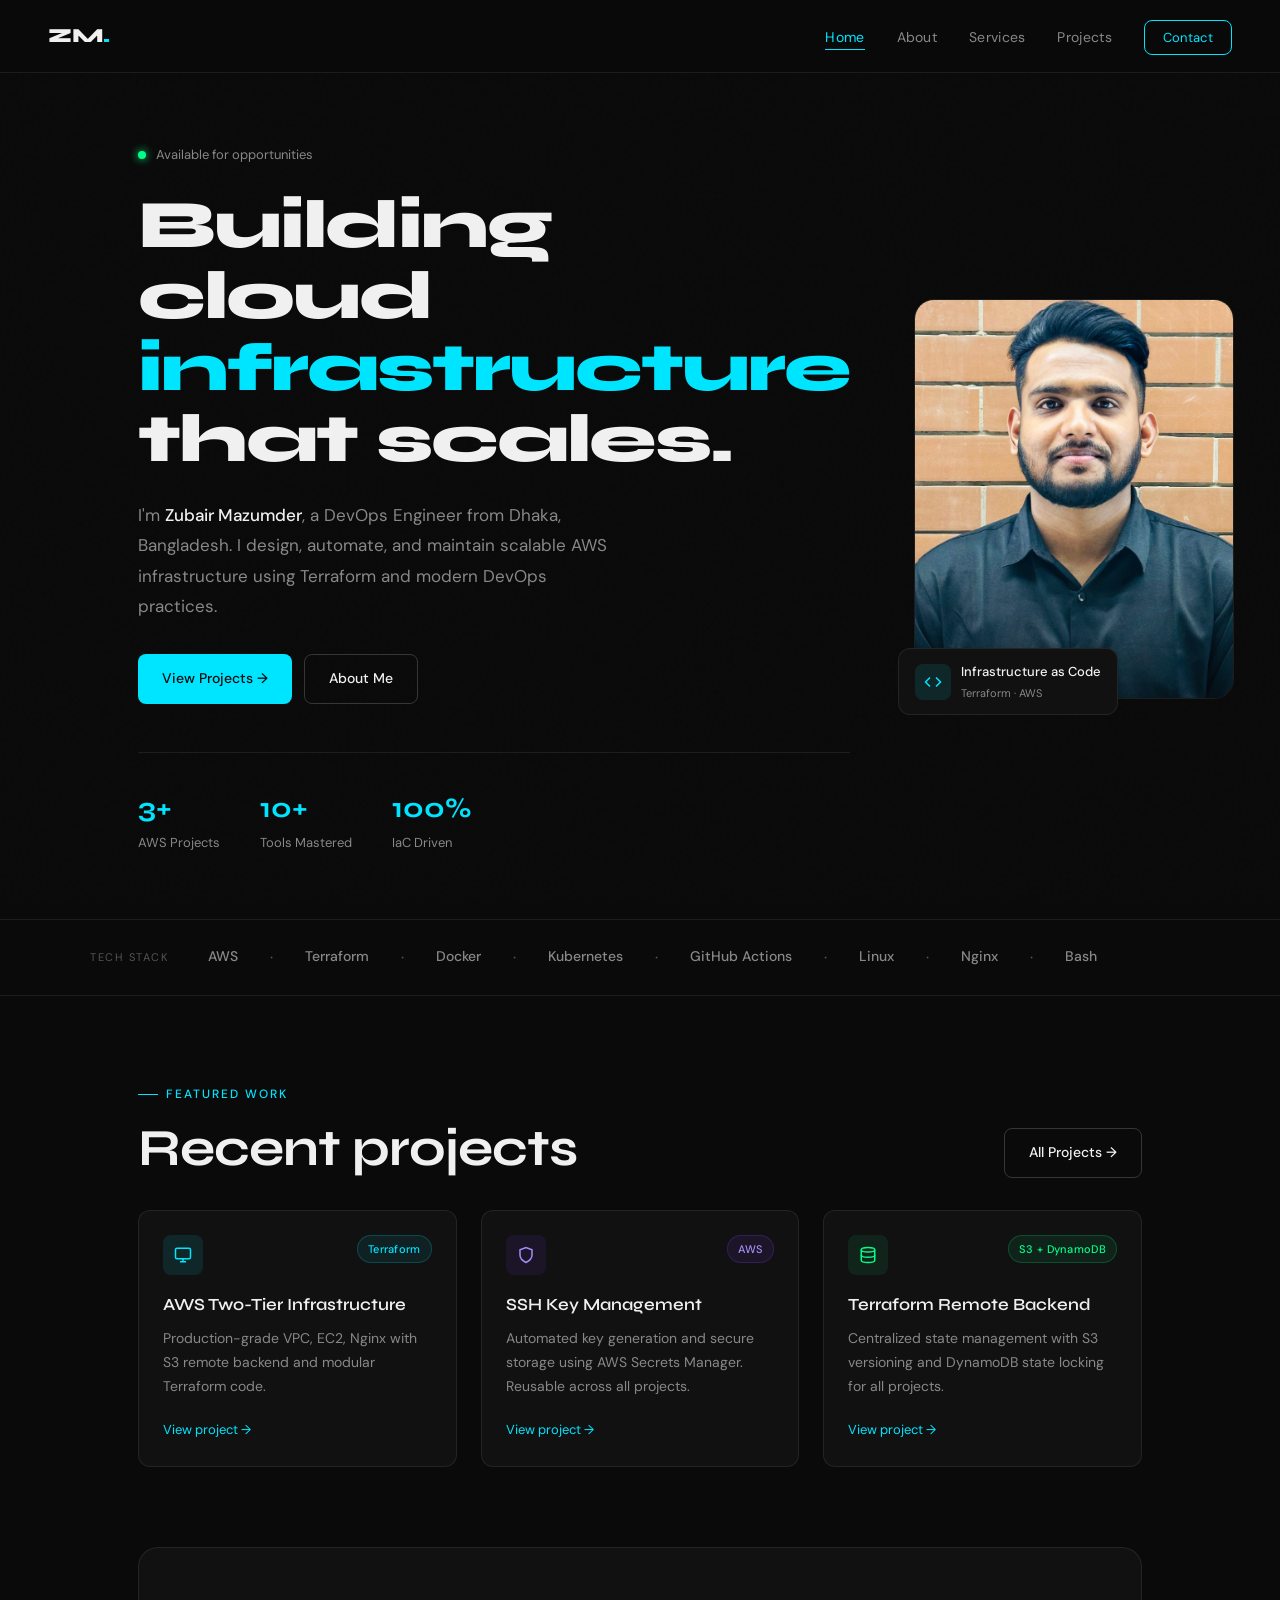
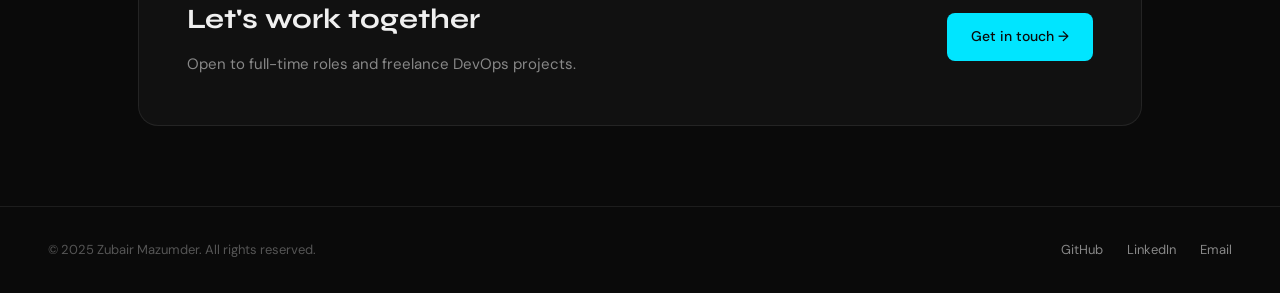
<file: website/index.html>
<!DOCTYPE html>
<html lang="en">
<head>
  <meta charset="UTF-8" />
  <meta name="viewport" content="width=device-width, initial-scale=1.0"/>
  <title>Zubair Mazumder — DevOps Engineer</title>
  <meta name="description" content="DevOps Engineer from Dhaka, Bangladesh. Specializing in AWS infrastructure, Terraform, and modern DevOps practices."/>
  <link rel="stylesheet" href="assets/css/style.css"/>
</head>
<body>

<!-- ── Navbar ── -->
<nav class="navbar">
  <a href="index.html" class="nav-logo">ZM<span>.</span></a>
  <ul class="nav-links">
    <li><a href="index.html" class="active">Home</a></li>
    <li><a href="about.html">About</a></li>
    <li><a href="services.html">Services</a></li>
    <li><a href="projects.html">Projects</a></li>
    <li><a href="contact.html" class="nav-cta">Contact</a></li>
  </ul>
  <button class="menu-toggle" aria-label="Toggle menu">
    <span></span><span></span><span></span>
  </button>
</nav>

<div class="page">

  <!-- ── Hero ── -->
  <section class="hero-section">

    <!-- Left content -->
    <div style="flex: 1;">
      <div style="display: flex; align-items: center; gap: 10px; margin-bottom: 1.5rem;" class="fade-up">
        <span class="status-dot"></span>
        <span style="font-size: 13px; color: var(--text-muted);">Available for opportunities</span>
      </div>

      <h1 class="fade-up delay-1" style="font-family: var(--font-display); font-size: clamp(40px, 6vw, 68px); font-weight: 800; line-height: 1.05; letter-spacing: -2px; margin-bottom: 1.5rem;">
        Building cloud<br/>
        <span style="color: var(--accent);">infrastructure</span><br/>
        that scales.
      </h1>

      <p class="fade-up delay-2" style="font-size: 17px; color: var(--text-muted); max-width: 480px; line-height: 1.8; margin-bottom: 2rem;">
        I'm <strong style="color: var(--text); font-weight: 500;">Zubair Mazumder</strong>, a DevOps Engineer from Dhaka, Bangladesh. I design, automate, and maintain scalable AWS infrastructure using Terraform and modern DevOps practices.
      </p>

      <div class="fade-up delay-3" style="display: flex; gap: 12px; flex-wrap: wrap; margin-bottom: 3rem;">
        <a href="projects.html" class="btn btn-primary">View Projects →</a>
        <a href="about.html" class="btn btn-outline">About Me</a>
      </div>

      <!-- Stats -->
      <div class="fade-up delay-4" style="display: flex; gap: 2.5rem; flex-wrap: wrap; padding-top: 2rem; border-top: 1px solid var(--border);">
        <div>
          <div style="font-family: var(--font-display); font-size: 28px; font-weight: 700; color: var(--accent);">3+</div>
          <div style="font-size: 13px; color: var(--text-muted);">AWS Projects</div>
        </div>
        <div>
          <div style="font-family: var(--font-display); font-size: 28px; font-weight: 700; color: var(--accent);">10+</div>
          <div style="font-size: 13px; color: var(--text-muted);">Tools Mastered</div>
        </div>
        <div>
          <div style="font-family: var(--font-display); font-size: 28px; font-weight: 700; color: var(--accent);">100%</div>
          <div style="font-size: 13px; color: var(--text-muted);">IaC Driven</div>
        </div>
      </div>
    </div>

    <!-- Right — profile photo -->
    <div class="fade-up delay-2 hero-photo" style="flex-shrink: 0; position: relative;">
      <div style="width: 320px; height: 400px; border-radius: 20px; overflow: hidden; border: 1px solid var(--border); position: relative;">
        <img src="assets/images/profile.jpg" alt="Zubair Mazumder" style="width: 100%; height: 100%; object-fit: cover; object-position: center top;"/>
        <div style="position: absolute; inset: 0; background: linear-gradient(to bottom, transparent 60%, rgba(10,10,10,0.5));"></div>
      </div>
      <!-- Floating badge -->
      <div style="position: absolute; bottom: -16px; left: -16px; background: var(--bg2); border: 1px solid var(--border); border-radius: var(--radius); padding: 12px 16px; display: flex; align-items: center; gap: 10px; backdrop-filter: blur(10px);">
        <div style="width: 36px; height: 36px; border-radius: 8px; background: rgba(0,229,255,0.1); display: flex; align-items: center; justify-content: center; flex-shrink: 0;">
          <svg width="18" height="18" viewBox="0 0 24 24" fill="none" stroke="var(--accent)" stroke-width="2"><polyline points="16 18 22 12 16 6"/><polyline points="8 6 2 12 8 18"/></svg>
        </div>
        <div>
          <div style="font-size: 13px; font-weight: 500;">Infrastructure as Code</div>
          <div style="font-size: 11px; color: var(--text-muted);">Terraform · AWS</div>
        </div>
      </div>
    </div>

  </section>

  <!-- ── Tech strip ── -->
  <div style="border-top: 1px solid var(--border); border-bottom: 1px solid var(--border); padding: 1.5rem 3rem; overflow: hidden;">
    <div style="display: flex; gap: 2.5rem; align-items: center; flex-wrap: wrap; max-width: 1100px; margin: 0 auto;">
      <span style="font-size: 11px; color: var(--text-dim); letter-spacing: 1.5px; text-transform: uppercase; white-space: nowrap; flex-shrink: 0;">Tech Stack</span>
      <div style="display: flex; gap: 2rem; flex-wrap: wrap; align-items: center;">
        <span style="font-size: 14px; color: var(--text-muted); font-weight: 500;">AWS</span>
        <span style="color: var(--text-dim);">·</span>
        <span style="font-size: 14px; color: var(--text-muted); font-weight: 500;">Terraform</span>
        <span style="color: var(--text-dim);">·</span>
        <span style="font-size: 14px; color: var(--text-muted); font-weight: 500;">Docker</span>
        <span style="color: var(--text-dim);">·</span>
        <span style="font-size: 14px; color: var(--text-muted); font-weight: 500;">Kubernetes</span>
        <span style="color: var(--text-dim);">·</span>
        <span style="font-size: 14px; color: var(--text-muted); font-weight: 500;">GitHub Actions</span>
        <span style="color: var(--text-dim);">·</span>
        <span style="font-size: 14px; color: var(--text-muted); font-weight: 500;">Linux</span>
        <span style="color: var(--text-dim);">·</span>
        <span style="font-size: 14px; color: var(--text-muted); font-weight: 500;">Nginx</span>
        <span style="color: var(--text-dim);">·</span>
        <span style="font-size: 14px; color: var(--text-muted); font-weight: 500;">Bash</span>
      </div>
    </div>
  </div>

  <!-- ── Featured projects preview ── -->
  <section class="section">
    <div class="section-tag fade-up">Featured Work</div>
    <div style="display: flex; justify-content: space-between; align-items: flex-end; margin-bottom: 2rem; flex-wrap: wrap; gap: 1rem;">
      <h2 class="section-title fade-up delay-1" style="margin-bottom: 0;">Recent projects</h2>
      <a href="projects.html" class="btn btn-outline fade-up delay-2">All Projects →</a>
    </div>

    <div class="grid-3">
      <div class="card fade-up delay-1">
        <div style="display: flex; justify-content: space-between; align-items: flex-start; margin-bottom: 1rem;">
          <div style="width: 40px; height: 40px; border-radius: 8px; background: rgba(0,229,255,0.1); display: flex; align-items: center; justify-content: center; flex-shrink: 0;">
            <svg width="18" height="18" viewBox="0 0 24 24" fill="none" stroke="var(--accent)" stroke-width="2"><rect x="2" y="3" width="20" height="14" rx="2"/><path d="M8 21h8M12 17v4"/></svg>
          </div>
          <span class="tag">Terraform</span>
        </div>
        <h3 style="font-family: var(--font-display); font-size: 17px; font-weight: 600; margin-bottom: 8px;">AWS Two-Tier Infrastructure</h3>
        <p style="font-size: 14px; color: var(--text-muted); line-height: 1.7; margin-bottom: 1rem;">Production-grade VPC, EC2, Nginx with S3 remote backend and modular Terraform code.</p>
        <a href="projects.html" style="font-size: 13px; color: var(--accent); text-decoration: none;">View project →</a>
      </div>

      <div class="card fade-up delay-2">
        <div style="display: flex; justify-content: space-between; align-items: flex-start; margin-bottom: 1rem;">
          <div style="width: 40px; height: 40px; border-radius: 8px; background: rgba(124,58,237,0.1); display: flex; align-items: center; justify-content: center; flex-shrink: 0;">
            <svg width="18" height="18" viewBox="0 0 24 24" fill="none" stroke="#a78bfa" stroke-width="2"><path d="M12 22s8-4 8-10V5l-8-3-8 3v7c0 6 8 10 8 10z"/></svg>
          </div>
          <span class="tag tag-purple">AWS</span>
        </div>
        <h3 style="font-family: var(--font-display); font-size: 17px; font-weight: 600; margin-bottom: 8px;">SSH Key Management</h3>
        <p style="font-size: 14px; color: var(--text-muted); line-height: 1.7; margin-bottom: 1rem;">Automated key generation and secure storage using AWS Secrets Manager. Reusable across all projects.</p>
        <a href="projects.html" style="font-size: 13px; color: var(--accent); text-decoration: none;">View project →</a>
      </div>

      <div class="card fade-up delay-3">
        <div style="display: flex; justify-content: space-between; align-items: flex-start; margin-bottom: 1rem;">
          <div style="width: 40px; height: 40px; border-radius: 8px; background: rgba(0,255,136,0.08); display: flex; align-items: center; justify-content: center; flex-shrink: 0;">
            <svg width="18" height="18" viewBox="0 0 24 24" fill="none" stroke="var(--green)" stroke-width="2"><ellipse cx="12" cy="5" rx="9" ry="3"/><path d="M21 12c0 1.66-4 3-9 3s-9-1.34-9-3"/><path d="M3 5v14c0 1.66 4 3 9 3s9-1.34 9-3V5"/></svg>
          </div>
          <span class="tag tag-green">S3 + DynamoDB</span>
        </div>
        <h3 style="font-family: var(--font-display); font-size: 17px; font-weight: 600; margin-bottom: 8px;">Terraform Remote Backend</h3>
        <p style="font-size: 14px; color: var(--text-muted); line-height: 1.7; margin-bottom: 1rem;">Centralized state management with S3 versioning and DynamoDB state locking for all projects.</p>
        <a href="projects.html" style="font-size: 13px; color: var(--accent); text-decoration: none;">View project →</a>
      </div>
    </div>
  </section>

  <!-- ── CTA ── -->
  <section style="padding: 0 3rem 5rem; max-width: 1100px; margin: 0 auto;">
    <div class="fade-up" style="background: var(--bg2); border: 1px solid var(--border); border-radius: var(--radius-lg); padding: 3rem; display: flex; align-items: center; justify-content: space-between; gap: 2rem; flex-wrap: wrap;">
      <div>
        <h2 style="font-family: var(--font-display); font-size: 28px; font-weight: 700; margin-bottom: 8px;">Let's work together</h2>
        <p style="font-size: 15px; color: var(--text-muted);">Open to full-time roles and freelance DevOps projects.</p>
      </div>
      <a href="contact.html" class="btn btn-primary">Get in touch →</a>
    </div>
  </section>

  <!-- ── Footer ── -->
  <footer>
    <p>© 2025 Zubair Mazumder. All rights reserved.</p>
    <div style="display: flex; gap: 1.5rem;">
      <a href="https://github.com/Zubair-624" target="_blank" rel="noopener">GitHub</a>
      <a href="https://www.linkedin.com/in/zubairmazumder/" target="_blank" rel="noopener">LinkedIn</a>
      <a href="mailto:zubairmazumder624@gmail.com">Email</a>
    </div>
  </footer>
</div>

<script src="assets/js/main.js"></script>
</body>
</html>
</file>
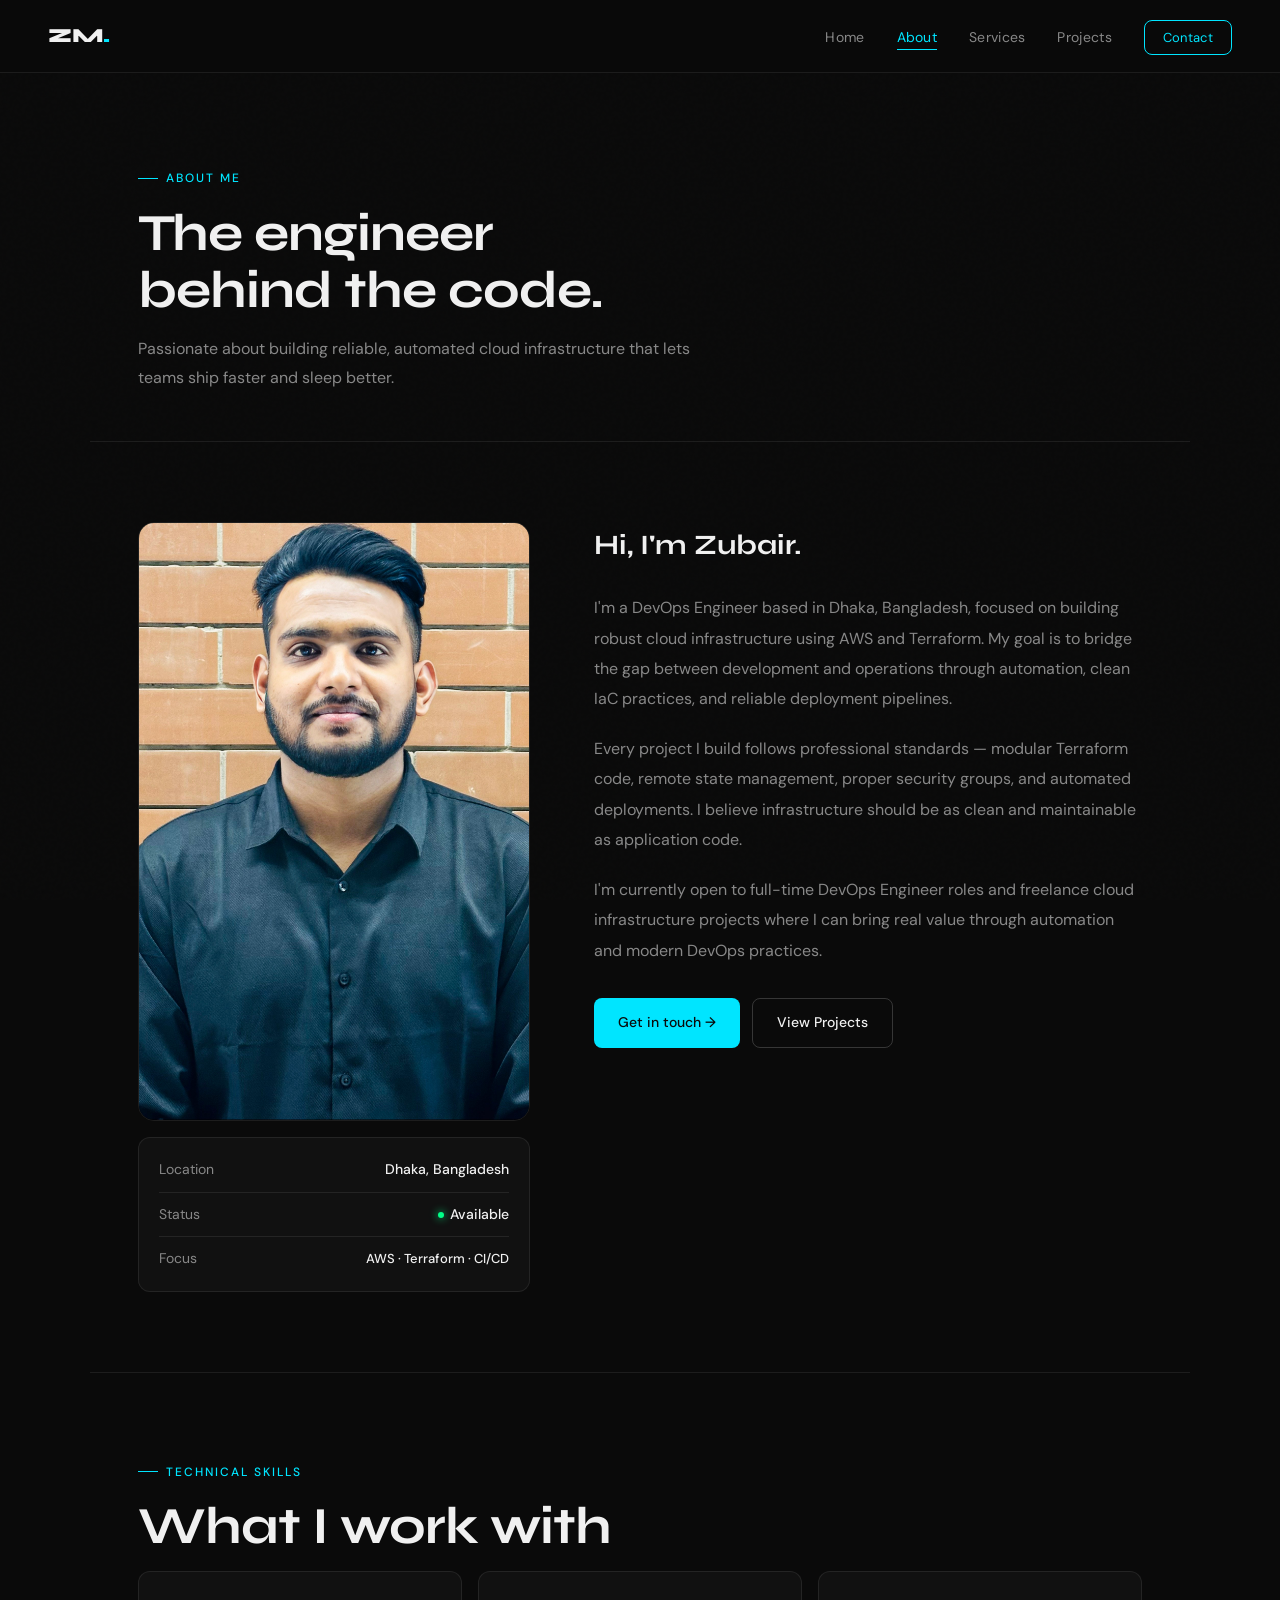
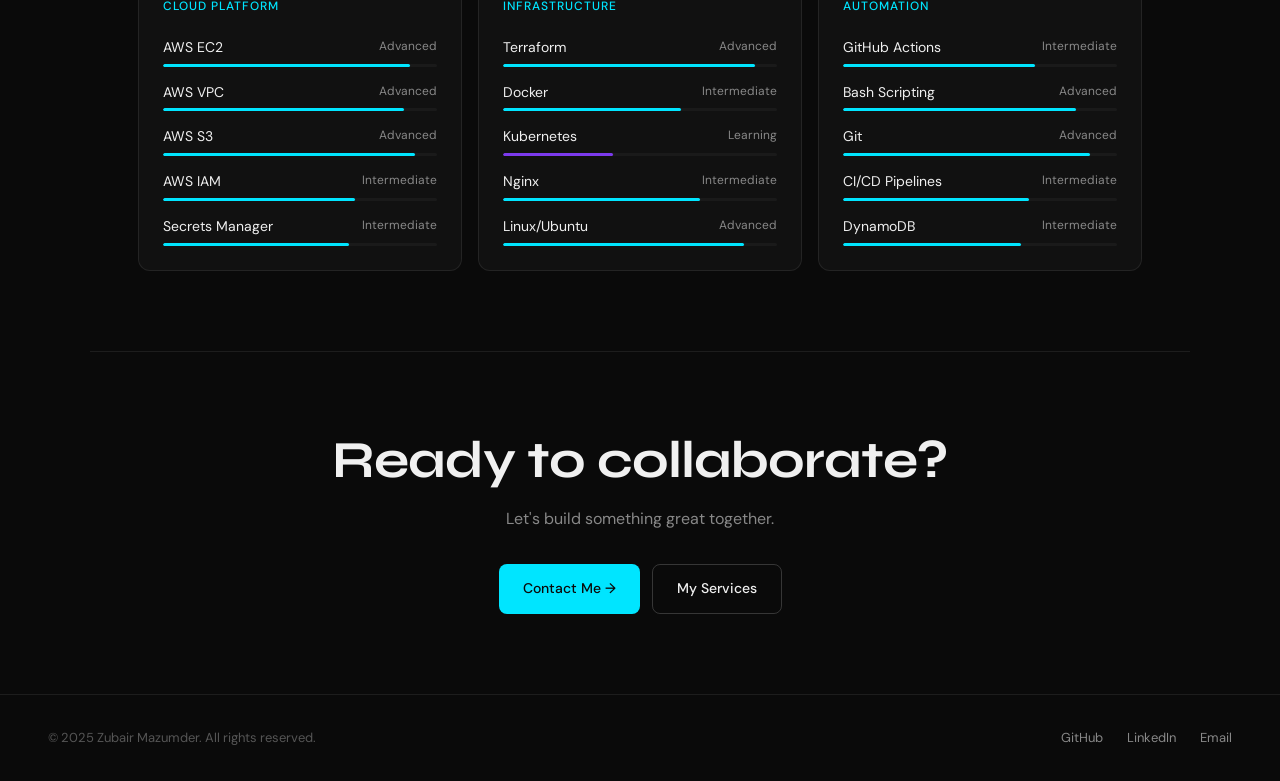
<file: website/about.html>
<!DOCTYPE html>
<html lang="en">
<head>
  <meta charset="UTF-8" />
  <meta name="viewport" content="width=device-width, initial-scale=1.0"/>
  <title>About — Zubair Mazumder</title>
  <meta name="description" content="Learn about Zubair Mazumder, a DevOps Engineer from Dhaka, Bangladesh specializing in AWS and Terraform."/>
  <link rel="stylesheet" href="assets/css/style.css"/>
</head>
<body>

<nav class="navbar">
  <a href="index.html" class="nav-logo">ZM<span>.</span></a>
  <ul class="nav-links">
    <li><a href="index.html">Home</a></li>
    <li><a href="about.html" class="active">About</a></li>
    <li><a href="services.html">Services</a></li>
    <li><a href="projects.html">Projects</a></li>
    <li><a href="contact.html" class="nav-cta">Contact</a></li>
  </ul>
  <button class="menu-toggle" aria-label="Toggle menu">
    <span></span><span></span><span></span>
  </button>
</nav>

<div class="page">

  <!-- ── Hero ── -->
  <section class="section" style="padding-bottom: 0;">
    <div class="section-tag fade-up">About Me</div>
    <h1 class="section-title fade-up delay-1">The engineer<br/>behind the code.</h1>
    <p class="section-sub fade-up delay-2">Passionate about building reliable, automated cloud infrastructure that lets teams ship faster and sleep better.</p>
  </section>

  <div class="divider" style="max-width: 1100px; margin: 0 auto;"></div>

  <!-- ── Profile section ── -->
  <section class="section">
    <div style="display: grid; grid-template-columns: 1fr 1.4fr; gap: 4rem; align-items: start;">

      <!-- Photo -->
      <div class="fade-up" style="position: relative;">
        <div style="border-radius: 16px; overflow: hidden; border: 1px solid var(--border);">
          <img src="assets/images/profile.jpg" alt="Zubair Mazumder" style="width: 100%; display: block; object-fit: cover; object-position: center top;"/>
        </div>
        <!-- Info card -->
        <div style="margin-top: 1rem; background: var(--bg2); border: 1px solid var(--border); border-radius: var(--radius); padding: 1.25rem;">
          <div style="display: flex; flex-direction: column; gap: 10px;">
            <div style="display: flex; justify-content: space-between; font-size: 14px; align-items: center;">
              <span style="color: var(--text-muted);">Location</span>
              <span style="font-weight: 500;">Dhaka, Bangladesh</span>
            </div>
            <div style="height: 1px; background: var(--border);"></div>
            <div style="display: flex; justify-content: space-between; font-size: 14px; align-items: center;">
              <span style="color: var(--text-muted);">Status</span>
              <span style="display: flex; align-items: center; gap: 6px; font-weight: 500;"><span class="status-dot" style="width: 6px; height: 6px;"></span> Available</span>
            </div>
            <div style="height: 1px; background: var(--border);"></div>
            <div style="display: flex; justify-content: space-between; font-size: 14px; align-items: center;">
              <span style="color: var(--text-muted);">Focus</span>
              <span style="font-weight: 500; font-size: 13px;">AWS · Terraform · CI/CD</span>
            </div>
          </div>
        </div>
      </div>

      <!-- Content -->
      <div class="fade-up delay-2">
        <h2 style="font-family: var(--font-display); font-size: 28px; font-weight: 700; margin-bottom: 1.5rem;">Hi, I'm Zubair.</h2>

        <p style="font-size: 16px; color: var(--text-muted); line-height: 1.9; margin-bottom: 1.2rem;">
          I'm a DevOps Engineer based in Dhaka, Bangladesh, focused on building robust cloud infrastructure using AWS and Terraform. My goal is to bridge the gap between development and operations through automation, clean IaC practices, and reliable deployment pipelines.
        </p>

        <p style="font-size: 16px; color: var(--text-muted); line-height: 1.9; margin-bottom: 1.2rem;">
          Every project I build follows professional standards — modular Terraform code, remote state management, proper security groups, and automated deployments. I believe infrastructure should be as clean and maintainable as application code.
        </p>

        <p style="font-size: 16px; color: var(--text-muted); line-height: 1.9; margin-bottom: 2rem;">
          I'm currently open to full-time DevOps Engineer roles and freelance cloud infrastructure projects where I can bring real value through automation and modern DevOps practices.
        </p>

        <div style="display: flex; gap: 12px; flex-wrap: wrap;">
          <a href="contact.html" class="btn btn-primary">Get in touch →</a>
          <a href="projects.html" class="btn btn-outline">View Projects</a>
        </div>
      </div>
    </div>
  </section>

  <div class="divider" style="max-width: 1100px; margin: 0 auto;"></div>

  <!-- ── Skills ── -->
  <section class="section skills-grid">
    <div class="section-tag fade-up">Technical Skills</div>
    <h2 class="section-title fade-up delay-1">What I work with</h2>

    <div style="display: grid; grid-template-columns: repeat(3, 1fr); gap: 1rem;">

      <div class="card fade-up delay-1">
        <div style="font-size: 12px; color: var(--accent); letter-spacing: 1px; text-transform: uppercase; margin-bottom: 1.2rem; font-weight: 500;">Cloud Platform</div>
        <div style="display: flex; flex-direction: column; gap: 14px;">
          <div>
            <div style="display: flex; justify-content: space-between; font-size: 14px; margin-bottom: 4px;">
              <span>AWS EC2</span><span style="color: var(--text-muted); font-size: 12px;">Advanced</span>
            </div>
            <div class="skill-bar"><div class="skill-bar-fill" data-width="90%" style="width: 0;"></div></div>
          </div>
          <div>
            <div style="display: flex; justify-content: space-between; font-size: 14px; margin-bottom: 4px;">
              <span>AWS VPC</span><span style="color: var(--text-muted); font-size: 12px;">Advanced</span>
            </div>
            <div class="skill-bar"><div class="skill-bar-fill" data-width="88%" style="width: 0;"></div></div>
          </div>
          <div>
            <div style="display: flex; justify-content: space-between; font-size: 14px; margin-bottom: 4px;">
              <span>AWS S3</span><span style="color: var(--text-muted); font-size: 12px;">Advanced</span>
            </div>
            <div class="skill-bar"><div class="skill-bar-fill" data-width="92%" style="width: 0;"></div></div>
          </div>
          <div>
            <div style="display: flex; justify-content: space-between; font-size: 14px; margin-bottom: 4px;">
              <span>AWS IAM</span><span style="color: var(--text-muted); font-size: 12px;">Intermediate</span>
            </div>
            <div class="skill-bar"><div class="skill-bar-fill" data-width="70%" style="width: 0;"></div></div>
          </div>
          <div>
            <div style="display: flex; justify-content: space-between; font-size: 14px; margin-bottom: 4px;">
              <span>Secrets Manager</span><span style="color: var(--text-muted); font-size: 12px;">Intermediate</span>
            </div>
            <div class="skill-bar"><div class="skill-bar-fill" data-width="68%" style="width: 0;"></div></div>
          </div>
        </div>
      </div>

      <div class="card fade-up delay-2">
        <div style="font-size: 12px; color: var(--accent); letter-spacing: 1px; text-transform: uppercase; margin-bottom: 1.2rem; font-weight: 500;">Infrastructure</div>
        <div style="display: flex; flex-direction: column; gap: 14px;">
          <div>
            <div style="display: flex; justify-content: space-between; font-size: 14px; margin-bottom: 4px;">
              <span>Terraform</span><span style="color: var(--text-muted); font-size: 12px;">Advanced</span>
            </div>
            <div class="skill-bar"><div class="skill-bar-fill" data-width="92%" style="width: 0;"></div></div>
          </div>
          <div>
            <div style="display: flex; justify-content: space-between; font-size: 14px; margin-bottom: 4px;">
              <span>Docker</span><span style="color: var(--text-muted); font-size: 12px;">Intermediate</span>
            </div>
            <div class="skill-bar"><div class="skill-bar-fill" data-width="65%" style="width: 0;"></div></div>
          </div>
          <div>
            <div style="display: flex; justify-content: space-between; font-size: 14px; margin-bottom: 4px;">
              <span>Kubernetes</span><span style="color: var(--text-muted); font-size: 12px;">Learning</span>
            </div>
            <div class="skill-bar"><div class="skill-bar-fill" data-width="40%" style="width: 0; background: var(--accent2);"></div></div>
          </div>
          <div>
            <div style="display: flex; justify-content: space-between; font-size: 14px; margin-bottom: 4px;">
              <span>Nginx</span><span style="color: var(--text-muted); font-size: 12px;">Intermediate</span>
            </div>
            <div class="skill-bar"><div class="skill-bar-fill" data-width="72%" style="width: 0;"></div></div>
          </div>
          <div>
            <div style="display: flex; justify-content: space-between; font-size: 14px; margin-bottom: 4px;">
              <span>Linux/Ubuntu</span><span style="color: var(--text-muted); font-size: 12px;">Advanced</span>
            </div>
            <div class="skill-bar"><div class="skill-bar-fill" data-width="88%" style="width: 0;"></div></div>
          </div>
        </div>
      </div>

      <div class="card fade-up delay-3">
        <div style="font-size: 12px; color: var(--accent); letter-spacing: 1px; text-transform: uppercase; margin-bottom: 1.2rem; font-weight: 500;">Automation</div>
        <div style="display: flex; flex-direction: column; gap: 14px;">
          <div>
            <div style="display: flex; justify-content: space-between; font-size: 14px; margin-bottom: 4px;">
              <span>GitHub Actions</span><span style="color: var(--text-muted); font-size: 12px;">Intermediate</span>
            </div>
            <div class="skill-bar"><div class="skill-bar-fill" data-width="70%" style="width: 0;"></div></div>
          </div>
          <div>
            <div style="display: flex; justify-content: space-between; font-size: 14px; margin-bottom: 4px;">
              <span>Bash Scripting</span><span style="color: var(--text-muted); font-size: 12px;">Advanced</span>
            </div>
            <div class="skill-bar"><div class="skill-bar-fill" data-width="85%" style="width: 0;"></div></div>
          </div>
          <div>
            <div style="display: flex; justify-content: space-between; font-size: 14px; margin-bottom: 4px;">
              <span>Git</span><span style="color: var(--text-muted); font-size: 12px;">Advanced</span>
            </div>
            <div class="skill-bar"><div class="skill-bar-fill" data-width="90%" style="width: 0;"></div></div>
          </div>
          <div>
            <div style="display: flex; justify-content: space-between; font-size: 14px; margin-bottom: 4px;">
              <span>CI/CD Pipelines</span><span style="color: var(--text-muted); font-size: 12px;">Intermediate</span>
            </div>
            <div class="skill-bar"><div class="skill-bar-fill" data-width="68%" style="width: 0;"></div></div>
          </div>
          <div>
            <div style="display: flex; justify-content: space-between; font-size: 14px; margin-bottom: 4px;">
              <span>DynamoDB</span><span style="color: var(--text-muted); font-size: 12px;">Intermediate</span>
            </div>
            <div class="skill-bar"><div class="skill-bar-fill" data-width="65%" style="width: 0;"></div></div>
          </div>
        </div>
      </div>
    </div>
  </section>

  <div class="divider" style="max-width: 1100px; margin: 0 auto;"></div>

  <!-- ── CTA ── -->
  <section class="section" style="text-align: center;">
    <h2 class="section-title fade-up" style="margin-bottom: 1rem;">Ready to collaborate?</h2>
    <p class="fade-up delay-1" style="color: var(--text-muted); margin-bottom: 2rem;">Let's build something great together.</p>
    <div class="fade-up delay-2" style="display: flex; gap: 12px; justify-content: center; flex-wrap: wrap;">
      <a href="contact.html" class="btn btn-primary">Contact Me →</a>
      <a href="services.html" class="btn btn-outline">My Services</a>
    </div>
  </section>

  <footer>
    <p>© 2025 Zubair Mazumder. All rights reserved.</p>
    <div style="display: flex; gap: 1.5rem;">
      <a href="https://github.com/Zubair-624" target="_blank" rel="noopener">GitHub</a>
      <a href="https://www.linkedin.com/in/zubairmazumder/" target="_blank" rel="noopener">LinkedIn</a>
      <a href="mailto:zubairmazumder624@gmail.com">Email</a>
    </div>
  </footer>
</div>

<script src="assets/js/main.js"></script>
</body>
</html>
</file>
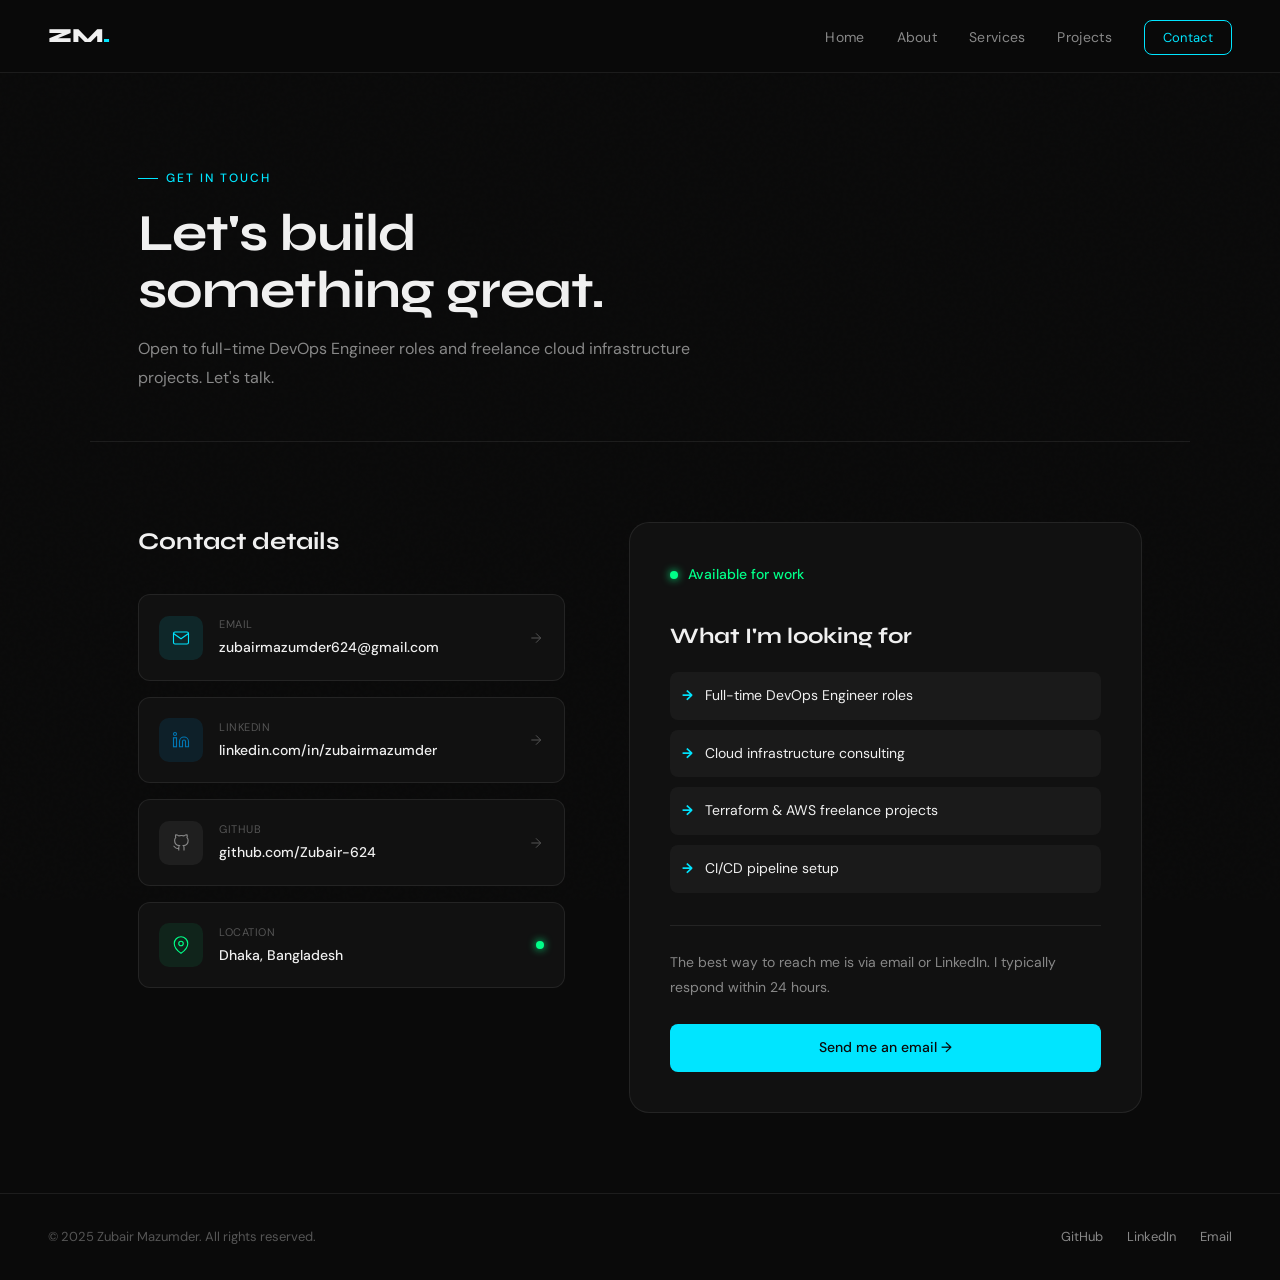
<file: website/contact.html>
<!DOCTYPE html>
<html lang="en">
<head>
  <meta charset="UTF-8" />
  <meta name="viewport" content="width=device-width, initial-scale=1.0"/>
  <title>Contact — Zubair Mazumder</title>
  <meta name="description" content="Get in touch with Zubair Mazumder — DevOps Engineer available for full-time roles and freelance cloud infrastructure projects."/>
  <link rel="stylesheet" href="assets/css/style.css"/>
</head>
<body>

<nav class="navbar">
  <a href="index.html" class="nav-logo">ZM<span>.</span></a>
  <ul class="nav-links">
    <li><a href="index.html">Home</a></li>
    <li><a href="about.html">About</a></li>
    <li><a href="services.html">Services</a></li>
    <li><a href="projects.html">Projects</a></li>
    <li><a href="contact.html" class="active nav-cta">Contact</a></li>
  </ul>
  <button class="menu-toggle" aria-label="Toggle menu">
    <span></span><span></span><span></span>
  </button>
</nav>

<div class="page">

  <!-- ── Header ── -->
  <section class="section" style="padding-bottom: 0;">
    <div class="section-tag fade-up">Get In Touch</div>
    <h1 class="section-title fade-up delay-1">Let's build<br/>something great.</h1>
    <p class="section-sub fade-up delay-2">Open to full-time DevOps Engineer roles and freelance cloud infrastructure projects. Let's talk.</p>
  </section>

  <div class="divider" style="max-width: 1100px; margin: 0 auto;"></div>

  <!-- ── Contact content ── -->
  <section class="section">
    <div style="display: grid; grid-template-columns: 1fr 1.2fr; gap: 4rem; align-items: start;">

      <!-- Left — contact info -->
      <div>
        <h2 class="fade-up" style="font-family: var(--font-display); font-size: 24px; font-weight: 700; margin-bottom: 2rem;">Contact details</h2>

        <div style="display: flex; flex-direction: column; gap: 1rem;">

          <a href="mailto:zubairmazumder624@gmail.com" class="card fade-up delay-1" style="display: flex; align-items: center; gap: 1rem; text-decoration: none; padding: 1.25rem;">
            <div style="width: 44px; height: 44px; border-radius: 10px; background: rgba(0,229,255,0.1); display: flex; align-items: center; justify-content: center; flex-shrink: 0;">
              <svg width="18" height="18" viewBox="0 0 24 24" fill="none" stroke="var(--accent)" stroke-width="1.5"><path d="M4 4h16c1.1 0 2 .9 2 2v12c0 1.1-.9 2-2 2H4c-1.1 0-2-.9-2-2V6c0-1.1.9-2 2-2z"/><polyline points="22,6 12,13 2,6"/></svg>
            </div>
            <div style="flex: 1; min-width: 0;">
              <div style="font-size: 11px; color: var(--text-dim); letter-spacing: 0.5px; text-transform: uppercase; margin-bottom: 2px;">Email</div>
              <div style="font-size: 14px; font-weight: 500; color: var(--text); overflow: hidden; text-overflow: ellipsis; white-space: nowrap;">zubairmazumder624@gmail.com</div>
            </div>
            <svg style="color: var(--text-dim); flex-shrink: 0;" width="16" height="16" viewBox="0 0 24 24" fill="none" stroke="currentColor" stroke-width="1.5"><path d="M5 12h14M12 5l7 7-7 7"/></svg>
          </a>

          <a href="https://www.linkedin.com/in/zubairmazumder/" target="_blank" rel="noopener" class="card fade-up delay-2" style="display: flex; align-items: center; gap: 1rem; text-decoration: none; padding: 1.25rem;">
            <div style="width: 44px; height: 44px; border-radius: 10px; background: rgba(0,119,181,0.15); display: flex; align-items: center; justify-content: center; flex-shrink: 0;">
              <svg width="18" height="18" viewBox="0 0 24 24" fill="none" stroke="#0077b5" stroke-width="1.5"><path d="M16 8a6 6 0 0 1 6 6v7h-4v-7a2 2 0 0 0-2-2 2 2 0 0 0-2 2v7h-4v-7a6 6 0 0 1 6-6z"/><rect x="2" y="9" width="4" height="12"/><circle cx="4" cy="4" r="2"/></svg>
            </div>
            <div style="flex: 1;">
              <div style="font-size: 11px; color: var(--text-dim); letter-spacing: 0.5px; text-transform: uppercase; margin-bottom: 2px;">LinkedIn</div>
              <div style="font-size: 14px; font-weight: 500; color: var(--text);">linkedin.com/in/zubairmazumder</div>
            </div>
            <svg style="color: var(--text-dim); flex-shrink: 0;" width="16" height="16" viewBox="0 0 24 24" fill="none" stroke="currentColor" stroke-width="1.5"><path d="M5 12h14M12 5l7 7-7 7"/></svg>
          </a>

          <a href="https://github.com/Zubair-624" target="_blank" rel="noopener" class="card fade-up delay-3" style="display: flex; align-items: center; gap: 1rem; text-decoration: none; padding: 1.25rem;">
            <div style="width: 44px; height: 44px; border-radius: 10px; background: rgba(255,255,255,0.06); display: flex; align-items: center; justify-content: center; flex-shrink: 0;">
              <svg width="18" height="18" viewBox="0 0 24 24" fill="none" stroke="var(--text-muted)" stroke-width="1.5"><path d="M9 19c-5 1.5-5-2.5-7-3m14 6v-3.87a3.37 3.37 0 0 0-.94-2.61c3.14-.35 6.44-1.54 6.44-7A5.44 5.44 0 0 0 20 4.77 5.07 5.07 0 0 0 19.91 1S18.73.65 16 2.48a13.38 13.38 0 0 0-7 0C6.27.65 5.09 1 5.09 1A5.07 5.07 0 0 0 5 4.77a5.44 5.44 0 0 0-1.5 3.78c0 5.42 3.3 6.61 6.44 7A3.37 3.37 0 0 0 9 18.13V22"/></svg>
            </div>
            <div style="flex: 1;">
              <div style="font-size: 11px; color: var(--text-dim); letter-spacing: 0.5px; text-transform: uppercase; margin-bottom: 2px;">GitHub</div>
              <div style="font-size: 14px; font-weight: 500; color: var(--text);">github.com/Zubair-624</div>
            </div>
            <svg style="color: var(--text-dim); flex-shrink: 0;" width="16" height="16" viewBox="0 0 24 24" fill="none" stroke="currentColor" stroke-width="1.5"><path d="M5 12h14M12 5l7 7-7 7"/></svg>
          </a>

          <div class="card fade-up delay-4" style="display: flex; align-items: center; gap: 1rem; padding: 1.25rem;">
            <div style="width: 44px; height: 44px; border-radius: 10px; background: rgba(0,255,136,0.08); display: flex; align-items: center; justify-content: center; flex-shrink: 0;">
              <svg width="18" height="18" viewBox="0 0 24 24" fill="none" stroke="var(--green)" stroke-width="1.5"><path d="M21 10c0 7-9 13-9 13s-9-6-9-13a9 9 0 0 1 18 0z"/><circle cx="12" cy="10" r="3"/></svg>
            </div>
            <div style="flex: 1;">
              <div style="font-size: 11px; color: var(--text-dim); letter-spacing: 0.5px; text-transform: uppercase; margin-bottom: 2px;">Location</div>
              <div style="font-size: 14px; font-weight: 500; color: var(--text);">Dhaka, Bangladesh</div>
            </div>
            <span class="status-dot"></span>
          </div>

        </div>
      </div>

      <!-- Right — availability card -->
      <div class="fade-up delay-2">
        <div style="background: var(--bg2); border: 1px solid var(--border); border-radius: var(--radius-lg); padding: 2.5rem;">
          <div style="display: flex; align-items: center; gap: 10px; margin-bottom: 2rem;">
            <span class="status-dot"></span>
            <span style="font-size: 14px; font-weight: 500; color: var(--green);">Available for work</span>
          </div>

          <h3 style="font-family: var(--font-display); font-size: 22px; font-weight: 700; margin-bottom: 1rem;">What I'm looking for</h3>

          <div style="display: flex; flex-direction: column; gap: 10px; margin-bottom: 2rem;">
            <div style="display: flex; align-items: center; gap: 12px; font-size: 14px; padding: 12px; background: var(--bg3); border-radius: var(--radius-sm);">
              <span style="color: var(--accent); font-weight: 700; flex-shrink: 0;">→</span>
              <span>Full-time DevOps Engineer roles</span>
            </div>
            <div style="display: flex; align-items: center; gap: 12px; font-size: 14px; padding: 12px; background: var(--bg3); border-radius: var(--radius-sm);">
              <span style="color: var(--accent); font-weight: 700; flex-shrink: 0;">→</span>
              <span>Cloud infrastructure consulting</span>
            </div>
            <div style="display: flex; align-items: center; gap: 12px; font-size: 14px; padding: 12px; background: var(--bg3); border-radius: var(--radius-sm);">
              <span style="color: var(--accent); font-weight: 700; flex-shrink: 0;">→</span>
              <span>Terraform &amp; AWS freelance projects</span>
            </div>
            <div style="display: flex; align-items: center; gap: 12px; font-size: 14px; padding: 12px; background: var(--bg3); border-radius: var(--radius-sm);">
              <span style="color: var(--accent); font-weight: 700; flex-shrink: 0;">→</span>
              <span>CI/CD pipeline setup</span>
            </div>
          </div>

          <div style="border-top: 1px solid var(--border); padding-top: 1.5rem;">
            <p style="font-size: 14px; color: var(--text-muted); line-height: 1.8; margin-bottom: 1.5rem;">The best way to reach me is via email or LinkedIn. I typically respond within 24 hours.</p>
            <a href="mailto:zubairmazumder624@gmail.com" class="btn btn-primary" style="width: 100%; justify-content: center;">Send me an email →</a>
          </div>
        </div>
      </div>

    </div>
  </section>

  <footer>
    <p>© 2025 Zubair Mazumder. All rights reserved.</p>
    <div style="display: flex; gap: 1.5rem;">
      <a href="https://github.com/Zubair-624" target="_blank" rel="noopener">GitHub</a>
      <a href="https://www.linkedin.com/in/zubairmazumder/" target="_blank" rel="noopener">LinkedIn</a>
      <a href="mailto:zubairmazumder624@gmail.com">Email</a>
    </div>
  </footer>
</div>

<script src="assets/js/main.js"></script>
</body>
</html>
</file>
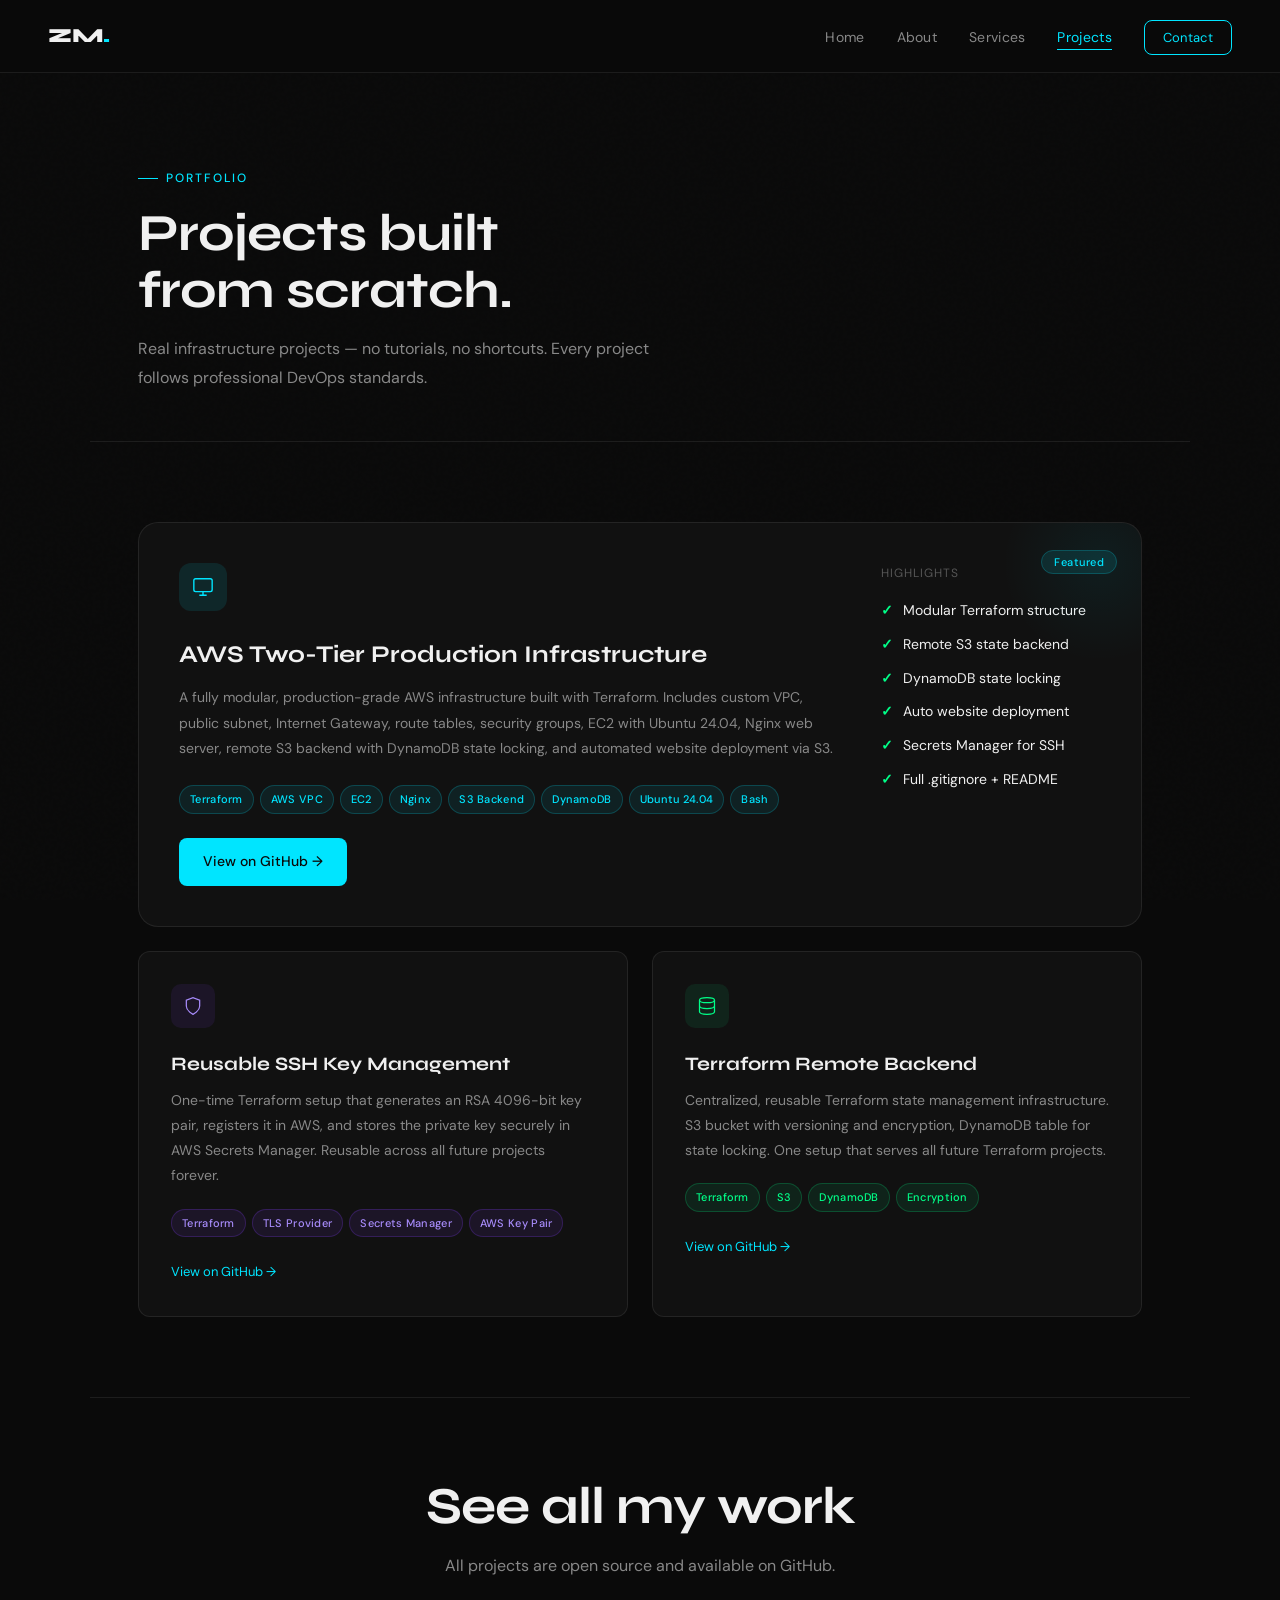
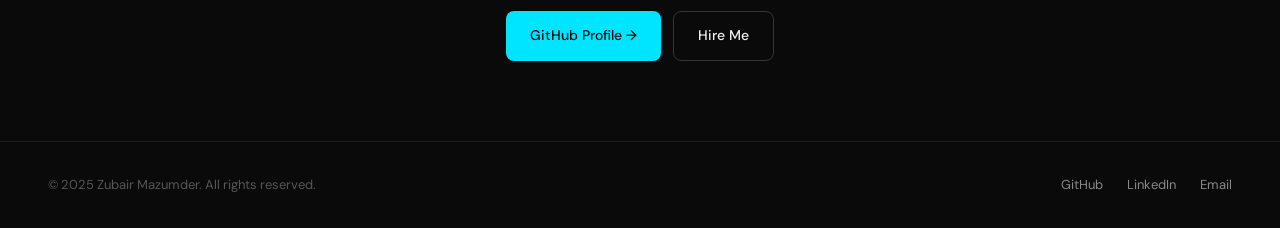
<file: website/projects.html>
<!DOCTYPE html>
<html lang="en">
<head>
  <meta charset="UTF-8" />
  <meta name="viewport" content="width=device-width, initial-scale=1.0"/>
  <title>Projects — Zubair Mazumder</title>
  <meta name="description" content="AWS and Terraform projects by Zubair Mazumder — production-grade cloud infrastructure built from scratch."/>
  <link rel="stylesheet" href="assets/css/style.css"/>
</head>
<body>

<nav class="navbar">
  <a href="index.html" class="nav-logo">ZM<span>.</span></a>
  <ul class="nav-links">
    <li><a href="index.html">Home</a></li>
    <li><a href="about.html">About</a></li>
    <li><a href="services.html">Services</a></li>
    <li><a href="projects.html" class="active">Projects</a></li>
    <li><a href="contact.html" class="nav-cta">Contact</a></li>
  </ul>
  <button class="menu-toggle" aria-label="Toggle menu">
    <span></span><span></span><span></span>
  </button>
</nav>

<div class="page">

  <!-- ── Header ── -->
  <section class="section" style="padding-bottom: 0;">
    <div class="section-tag fade-up">Portfolio</div>
    <h1 class="section-title fade-up delay-1">Projects built<br/>from scratch.</h1>
    <p class="section-sub fade-up delay-2">Real infrastructure projects — no tutorials, no shortcuts. Every project follows professional DevOps standards.</p>
  </section>

  <div class="divider" style="max-width: 1100px; margin: 0 auto;"></div>

  <!-- ── Projects ── -->
  <section class="section">

    <!-- Project 1 — Featured -->
    <div class="fade-up" style="background: var(--bg2); border: 1px solid var(--border); border-radius: var(--radius-lg); padding: 2.5rem; margin-bottom: 1.5rem; position: relative; overflow: hidden; transition: all var(--transition);">
      <!-- Accent glow -->
      <div style="position: absolute; top: -60px; right: -60px; width: 200px; height: 200px; background: radial-gradient(circle, rgba(0,229,255,0.06) 0%, transparent 70%); pointer-events: none;"></div>
      <div style="position: absolute; top: 1.5rem; right: 1.5rem;">
        <span style="font-size: 11px; padding: 4px 12px; border-radius: 100px; background: rgba(0,229,255,0.1); color: var(--accent); border: 1px solid rgba(0,229,255,0.2); font-weight: 500; letter-spacing: 0.5px;">Featured</span>
      </div>
      <div style="display: flex; gap: 3rem; align-items: flex-start; flex-wrap: wrap;">
        <div style="flex: 1; min-width: 280px;">
          <div style="width: 48px; height: 48px; border-radius: 12px; background: rgba(0,229,255,0.1); display: flex; align-items: center; justify-content: center; margin-bottom: 1.5rem;">
            <svg width="22" height="22" viewBox="0 0 24 24" fill="none" stroke="var(--accent)" stroke-width="1.5"><rect x="2" y="3" width="20" height="14" rx="2"/><path d="M8 21h8M12 17v4"/></svg>
          </div>
          <h2 style="font-family: var(--font-display); font-size: 24px; font-weight: 700; margin-bottom: 10px;">AWS Two-Tier Production Infrastructure</h2>
          <p style="font-size: 14px; color: var(--text-muted); line-height: 1.8; margin-bottom: 1.5rem;">A fully modular, production-grade AWS infrastructure built with Terraform. Includes custom VPC, public subnet, Internet Gateway, route tables, security groups, EC2 with Ubuntu 24.04, Nginx web server, remote S3 backend with DynamoDB state locking, and automated website deployment via S3.</p>
          <div style="display: flex; flex-wrap: wrap; gap: 6px; margin-bottom: 1.5rem;">
            <span class="tag">Terraform</span>
            <span class="tag">AWS VPC</span>
            <span class="tag">EC2</span>
            <span class="tag">Nginx</span>
            <span class="tag">S3 Backend</span>
            <span class="tag">DynamoDB</span>
            <span class="tag">Ubuntu 24.04</span>
            <span class="tag">Bash</span>
          </div>
          <a href="https://github.com/Zubair-624/aws-production-two-tier-infrastructure" target="_blank" rel="noopener" class="btn btn-primary">View on GitHub →</a>
        </div>
        <!-- Highlights -->
        <div style="flex-shrink: 0; min-width: 220px;">
          <div style="font-size: 12px; color: var(--text-dim); letter-spacing: 1px; text-transform: uppercase; margin-bottom: 1rem;">Highlights</div>
          <div style="display: flex; flex-direction: column; gap: 10px;">
            <div style="display: flex; align-items: center; gap: 10px; font-size: 14px;">
              <span style="color: var(--green); font-weight: 700;">✓</span> Modular Terraform structure
            </div>
            <div style="display: flex; align-items: center; gap: 10px; font-size: 14px;">
              <span style="color: var(--green); font-weight: 700;">✓</span> Remote S3 state backend
            </div>
            <div style="display: flex; align-items: center; gap: 10px; font-size: 14px;">
              <span style="color: var(--green); font-weight: 700;">✓</span> DynamoDB state locking
            </div>
            <div style="display: flex; align-items: center; gap: 10px; font-size: 14px;">
              <span style="color: var(--green); font-weight: 700;">✓</span> Auto website deployment
            </div>
            <div style="display: flex; align-items: center; gap: 10px; font-size: 14px;">
              <span style="color: var(--green); font-weight: 700;">✓</span> Secrets Manager for SSH
            </div>
            <div style="display: flex; align-items: center; gap: 10px; font-size: 14px;">
              <span style="color: var(--green); font-weight: 700;">✓</span> Full .gitignore + README
            </div>
          </div>
        </div>
      </div>
    </div>

    <!-- Project 2 & 3 -->
    <div class="grid-2">

      <div class="card fade-up delay-1" style="padding: 2rem;">
        <div style="width: 44px; height: 44px; border-radius: 10px; background: rgba(124,58,237,0.1); display: flex; align-items: center; justify-content: center; margin-bottom: 1.25rem;">
          <svg width="20" height="20" viewBox="0 0 24 24" fill="none" stroke="#a78bfa" stroke-width="1.5"><path d="M12 22s8-4 8-10V5l-8-3-8 3v7c0 6 8 10 8 10z"/></svg>
        </div>
        <h3 style="font-family: var(--font-display); font-size: 19px; font-weight: 700; margin-bottom: 8px;">Reusable SSH Key Management</h3>
        <p style="font-size: 14px; color: var(--text-muted); line-height: 1.8; margin-bottom: 1.25rem;">One-time Terraform setup that generates an RSA 4096-bit key pair, registers it in AWS, and stores the private key securely in AWS Secrets Manager. Reusable across all future projects forever.</p>
        <div style="display: flex; flex-wrap: wrap; gap: 6px; margin-bottom: 1.25rem;">
          <span class="tag tag-purple">Terraform</span>
          <span class="tag tag-purple">TLS Provider</span>
          <span class="tag tag-purple">Secrets Manager</span>
          <span class="tag tag-purple">AWS Key Pair</span>
        </div>
        <a href="https://github.com/Zubair-624" target="_blank" rel="noopener" style="font-size: 13px; color: var(--accent); text-decoration: none; display: inline-flex; align-items: center; gap: 4px;">View on GitHub →</a>
      </div>

      <div class="card fade-up delay-2" style="padding: 2rem;">
        <div style="width: 44px; height: 44px; border-radius: 10px; background: rgba(0,255,136,0.08); display: flex; align-items: center; justify-content: center; margin-bottom: 1.25rem;">
          <svg width="20" height="20" viewBox="0 0 24 24" fill="none" stroke="var(--green)" stroke-width="1.5"><ellipse cx="12" cy="5" rx="9" ry="3"/><path d="M21 12c0 1.66-4 3-9 3s-9-1.34-9-3"/><path d="M3 5v14c0 1.66 4 3 9 3s9-1.34 9-3V5"/></svg>
        </div>
        <h3 style="font-family: var(--font-display); font-size: 19px; font-weight: 700; margin-bottom: 8px;">Terraform Remote Backend</h3>
        <p style="font-size: 14px; color: var(--text-muted); line-height: 1.8; margin-bottom: 1.25rem;">Centralized, reusable Terraform state management infrastructure. S3 bucket with versioning and encryption, DynamoDB table for state locking. One setup that serves all future Terraform projects.</p>
        <div style="display: flex; flex-wrap: wrap; gap: 6px; margin-bottom: 1.25rem;">
          <span class="tag tag-green">Terraform</span>
          <span class="tag tag-green">S3</span>
          <span class="tag tag-green">DynamoDB</span>
          <span class="tag tag-green">Encryption</span>
        </div>
        <a href="https://github.com/Zubair-624" target="_blank" rel="noopener" style="font-size: 13px; color: var(--accent); text-decoration: none; display: inline-flex; align-items: center; gap: 4px;">View on GitHub →</a>
      </div>

    </div>
  </section>

  <div class="divider" style="max-width: 1100px; margin: 0 auto;"></div>

  <!-- ── GitHub CTA ── -->
  <section class="section" style="text-align: center;">
    <h2 class="section-title fade-up" style="margin-bottom: 1rem;">See all my work</h2>
    <p class="fade-up delay-1" style="color: var(--text-muted); margin-bottom: 2rem;">All projects are open source and available on GitHub.</p>
    <div class="fade-up delay-2" style="display: flex; gap: 12px; justify-content: center; flex-wrap: wrap;">
      <a href="https://github.com/Zubair-624" target="_blank" rel="noopener" class="btn btn-primary">GitHub Profile →</a>
      <a href="contact.html" class="btn btn-outline">Hire Me</a>
    </div>
  </section>

  <footer>
    <p>© 2025 Zubair Mazumder. All rights reserved.</p>
    <div style="display: flex; gap: 1.5rem;">
      <a href="https://github.com/Zubair-624" target="_blank" rel="noopener">GitHub</a>
      <a href="https://www.linkedin.com/in/zubairmazumder/" target="_blank" rel="noopener">LinkedIn</a>
      <a href="mailto:zubairmazumder624@gmail.com">Email</a>
    </div>
  </footer>
</div>

<script src="assets/js/main.js"></script>
</body>
</html>
</file>
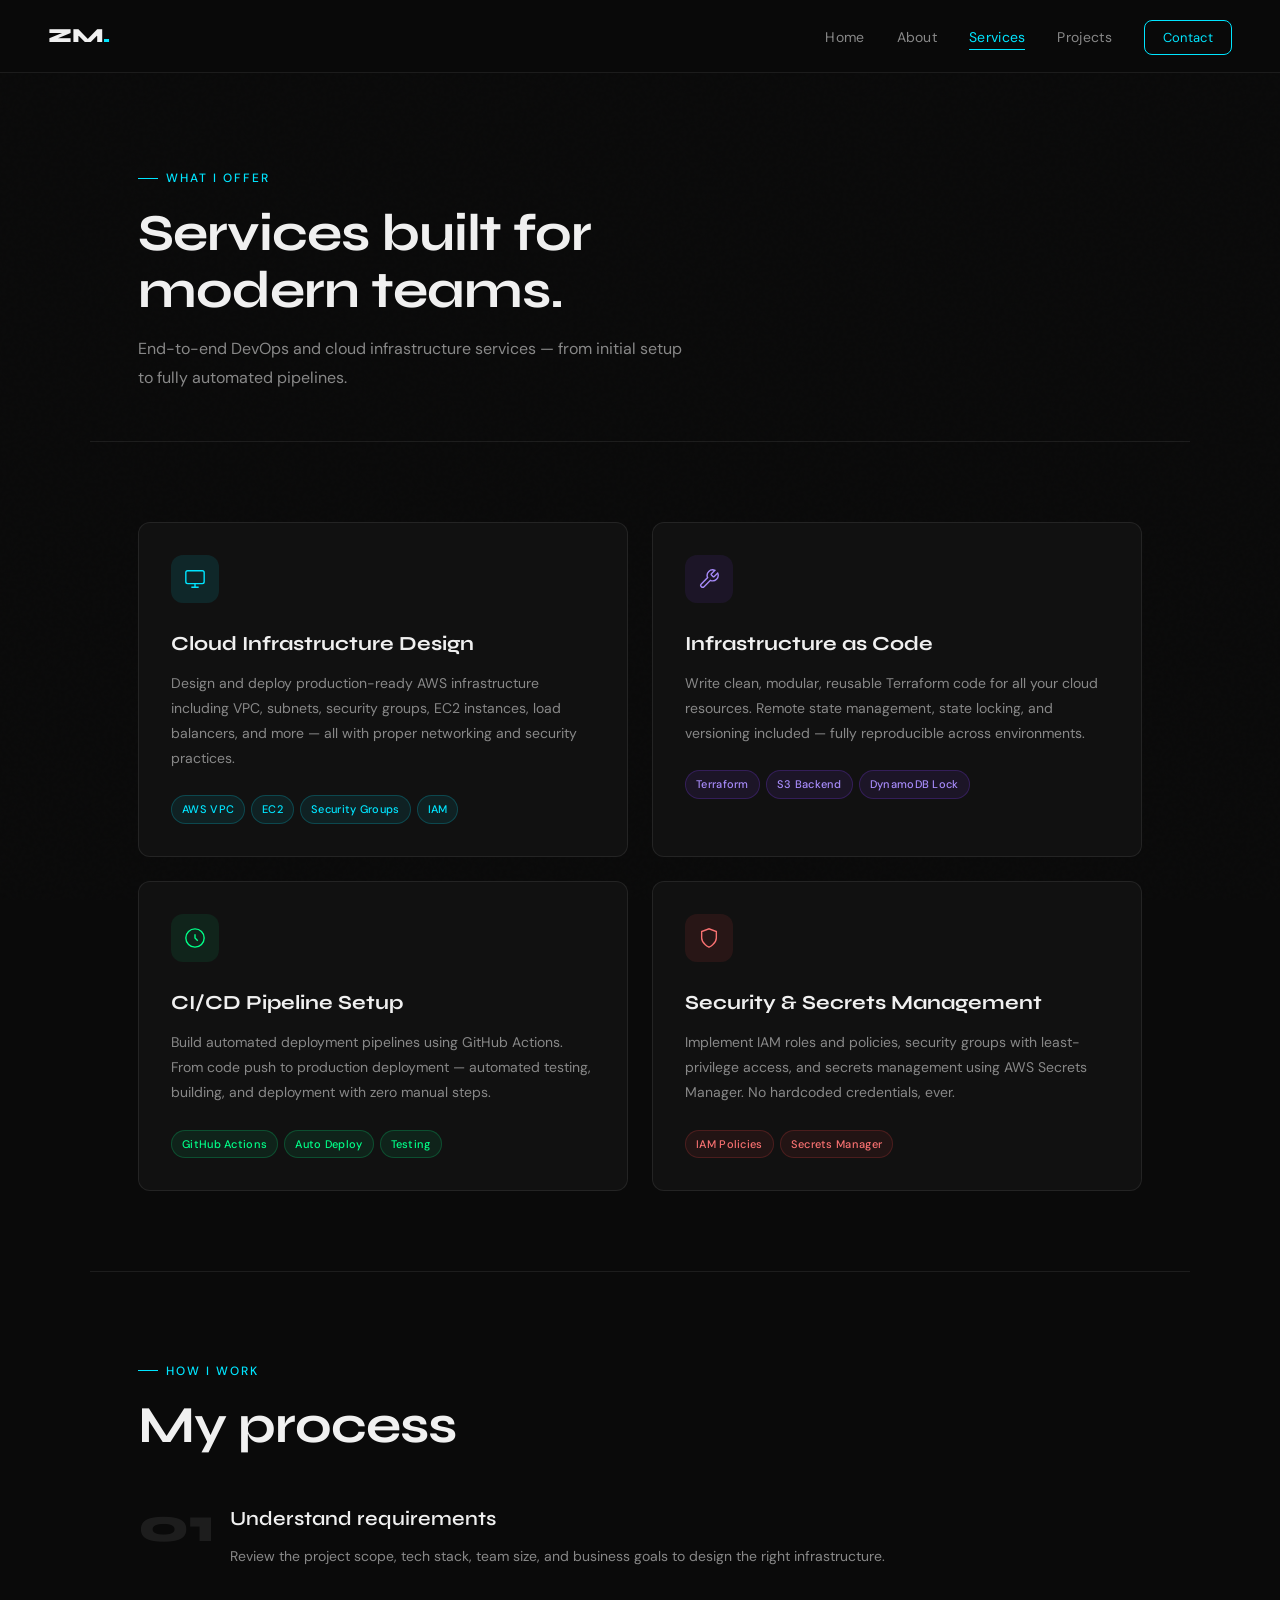
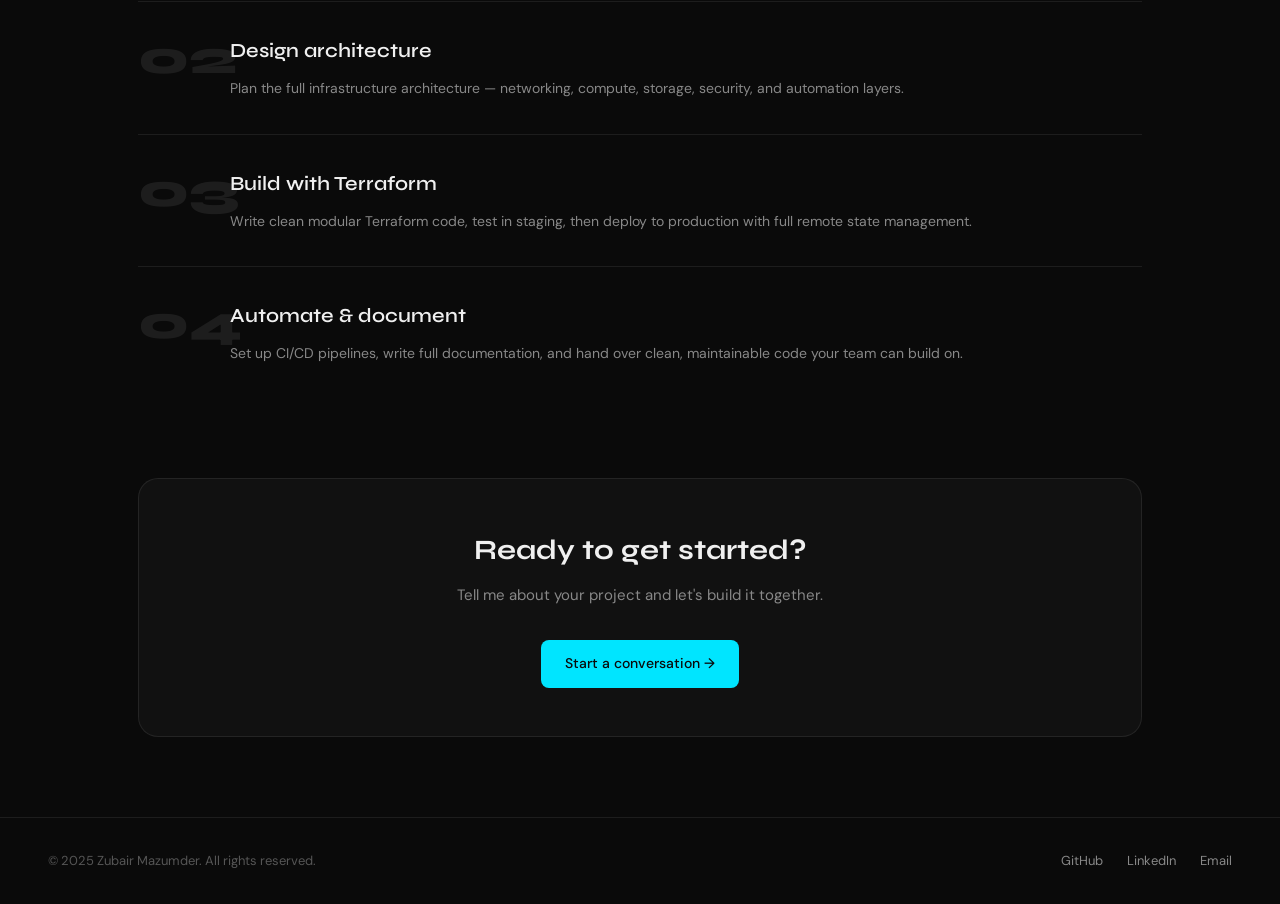
<file: website/services.html>
<!DOCTYPE html>
<html lang="en">
<head>
  <meta charset="UTF-8" />
  <meta name="viewport" content="width=device-width, initial-scale=1.0"/>
  <title>Services — Zubair Mazumder</title>
  <meta name="description" content="DevOps services by Zubair Mazumder — cloud infrastructure, Terraform IaC, CI/CD pipelines, and security management."/>
  <link rel="stylesheet" href="assets/css/style.css"/>
</head>
<body>

<nav class="navbar">
  <a href="index.html" class="nav-logo">ZM<span>.</span></a>
  <ul class="nav-links">
    <li><a href="index.html">Home</a></li>
    <li><a href="about.html">About</a></li>
    <li><a href="services.html" class="active">Services</a></li>
    <li><a href="projects.html">Projects</a></li>
    <li><a href="contact.html" class="nav-cta">Contact</a></li>
  </ul>
  <button class="menu-toggle" aria-label="Toggle menu">
    <span></span><span></span><span></span>
  </button>
</nav>

<div class="page">

  <!-- ── Header ── -->
  <section class="section" style="padding-bottom: 0;">
    <div class="section-tag fade-up">What I Offer</div>
    <h1 class="section-title fade-up delay-1">Services built for<br/>modern teams.</h1>
    <p class="section-sub fade-up delay-2">End-to-end DevOps and cloud infrastructure services — from initial setup to fully automated pipelines.</p>
  </section>

  <div class="divider" style="max-width: 1100px; margin: 0 auto;"></div>

  <!-- ── Main services ── -->
  <section class="section">
    <div class="grid-2">

      <div class="card fade-up delay-1" style="padding: 2rem;">
        <div style="width: 48px; height: 48px; border-radius: 12px; background: rgba(0,229,255,0.1); display: flex; align-items: center; justify-content: center; margin-bottom: 1.5rem;">
          <svg width="22" height="22" viewBox="0 0 24 24" fill="none" stroke="var(--accent)" stroke-width="1.5"><rect x="2" y="3" width="20" height="14" rx="2"/><path d="M8 21h8M12 17v4"/></svg>
        </div>
        <h3 style="font-family: var(--font-display); font-size: 20px; font-weight: 700; margin-bottom: 10px;">Cloud Infrastructure Design</h3>
        <p style="font-size: 14px; color: var(--text-muted); line-height: 1.8; margin-bottom: 1.5rem;">Design and deploy production-ready AWS infrastructure including VPC, subnets, security groups, EC2 instances, load balancers, and more — all with proper networking and security practices.</p>
        <div style="display: flex; flex-wrap: wrap; gap: 6px;">
          <span class="tag">AWS VPC</span>
          <span class="tag">EC2</span>
          <span class="tag">Security Groups</span>
          <span class="tag">IAM</span>
        </div>
      </div>

      <div class="card fade-up delay-2" style="padding: 2rem;">
        <div style="width: 48px; height: 48px; border-radius: 12px; background: rgba(124,58,237,0.1); display: flex; align-items: center; justify-content: center; margin-bottom: 1.5rem;">
          <svg width="22" height="22" viewBox="0 0 24 24" fill="none" stroke="#a78bfa" stroke-width="1.5"><path d="M14.7 6.3a1 1 0 0 0 0 1.4l1.6 1.6a1 1 0 0 0 1.4 0l3.77-3.77a6 6 0 0 1-7.94 7.94l-6.91 6.91a2.12 2.12 0 0 1-3-3l6.91-6.91a6 6 0 0 1 7.94-7.94l-3.76 3.76z"/></svg>
        </div>
        <h3 style="font-family: var(--font-display); font-size: 20px; font-weight: 700; margin-bottom: 10px;">Infrastructure as Code</h3>
        <p style="font-size: 14px; color: var(--text-muted); line-height: 1.8; margin-bottom: 1.5rem;">Write clean, modular, reusable Terraform code for all your cloud resources. Remote state management, state locking, and versioning included — fully reproducible across environments.</p>
        <div style="display: flex; flex-wrap: wrap; gap: 6px;">
          <span class="tag tag-purple">Terraform</span>
          <span class="tag tag-purple">S3 Backend</span>
          <span class="tag tag-purple">DynamoDB Lock</span>
        </div>
      </div>

      <div class="card fade-up delay-3" style="padding: 2rem;">
        <div style="width: 48px; height: 48px; border-radius: 12px; background: rgba(0,255,136,0.08); display: flex; align-items: center; justify-content: center; margin-bottom: 1.5rem;">
          <svg width="22" height="22" viewBox="0 0 24 24" fill="none" stroke="var(--green)" stroke-width="1.5"><circle cx="12" cy="12" r="10"/><path d="M12 8v4l3 3"/></svg>
        </div>
        <h3 style="font-family: var(--font-display); font-size: 20px; font-weight: 700; margin-bottom: 10px;">CI/CD Pipeline Setup</h3>
        <p style="font-size: 14px; color: var(--text-muted); line-height: 1.8; margin-bottom: 1.5rem;">Build automated deployment pipelines using GitHub Actions. From code push to production deployment — automated testing, building, and deployment with zero manual steps.</p>
        <div style="display: flex; flex-wrap: wrap; gap: 6px;">
          <span class="tag tag-green">GitHub Actions</span>
          <span class="tag tag-green">Auto Deploy</span>
          <span class="tag tag-green">Testing</span>
        </div>
      </div>

      <div class="card fade-up delay-4" style="padding: 2rem;">
        <div style="width: 48px; height: 48px; border-radius: 12px; background: rgba(239,68,68,0.1); display: flex; align-items: center; justify-content: center; margin-bottom: 1.5rem;">
          <svg width="22" height="22" viewBox="0 0 24 24" fill="none" stroke="var(--red)" stroke-width="1.5"><path d="M12 22s8-4 8-10V5l-8-3-8 3v7c0 6 8 10 8 10z"/></svg>
        </div>
        <h3 style="font-family: var(--font-display); font-size: 20px; font-weight: 700; margin-bottom: 10px;">Security & Secrets Management</h3>
        <p style="font-size: 14px; color: var(--text-muted); line-height: 1.8; margin-bottom: 1.5rem;">Implement IAM roles and policies, security groups with least-privilege access, and secrets management using AWS Secrets Manager. No hardcoded credentials, ever.</p>
        <div style="display: flex; flex-wrap: wrap; gap: 6px;">
          <span class="tag tag-red">IAM Policies</span>
          <span class="tag tag-red">Secrets Manager</span>
        </div>
      </div>

    </div>
  </section>

  <div class="divider" style="max-width: 1100px; margin: 0 auto;"></div>

  <!-- ── Process ── -->
  <section class="section">
    <div class="section-tag fade-up">How I Work</div>
    <h2 class="section-title fade-up delay-1">My process</h2>

    <div>
      <div class="process-step fade-up delay-1">
        <div class="process-num">01</div>
        <div>
          <h3 style="font-family: var(--font-display); font-size: 20px; font-weight: 600; margin-bottom: 8px;">Understand requirements</h3>
          <p style="font-size: 14px; color: var(--text-muted); line-height: 1.8;">Review the project scope, tech stack, team size, and business goals to design the right infrastructure.</p>
        </div>
      </div>
      <div class="process-step fade-up delay-2">
        <div class="process-num">02</div>
        <div>
          <h3 style="font-family: var(--font-display); font-size: 20px; font-weight: 600; margin-bottom: 8px;">Design architecture</h3>
          <p style="font-size: 14px; color: var(--text-muted); line-height: 1.8;">Plan the full infrastructure architecture — networking, compute, storage, security, and automation layers.</p>
        </div>
      </div>
      <div class="process-step fade-up delay-3">
        <div class="process-num">03</div>
        <div>
          <h3 style="font-family: var(--font-display); font-size: 20px; font-weight: 600; margin-bottom: 8px;">Build with Terraform</h3>
          <p style="font-size: 14px; color: var(--text-muted); line-height: 1.8;">Write clean modular Terraform code, test in staging, then deploy to production with full remote state management.</p>
        </div>
      </div>
      <div class="process-step fade-up delay-4">
        <div class="process-num">04</div>
        <div>
          <h3 style="font-family: var(--font-display); font-size: 20px; font-weight: 600; margin-bottom: 8px;">Automate & document</h3>
          <p style="font-size: 14px; color: var(--text-muted); line-height: 1.8;">Set up CI/CD pipelines, write full documentation, and hand over clean, maintainable code your team can build on.</p>
        </div>
      </div>
    </div>
  </section>

  <!-- ── CTA ── -->
  <section style="padding: 0 3rem 5rem; max-width: 1100px; margin: 0 auto;">
    <div class="fade-up" style="background: var(--bg2); border: 1px solid var(--border); border-radius: var(--radius-lg); padding: 3rem; text-align: center;">
      <h2 style="font-family: var(--font-display); font-size: 28px; font-weight: 700; margin-bottom: 8px;">Ready to get started?</h2>
      <p style="font-size: 15px; color: var(--text-muted); margin-bottom: 2rem;">Tell me about your project and let's build it together.</p>
      <a href="contact.html" class="btn btn-primary">Start a conversation →</a>
    </div>
  </section>

  <footer>
    <p>© 2025 Zubair Mazumder. All rights reserved.</p>
    <div style="display: flex; gap: 1.5rem;">
      <a href="https://github.com/Zubair-624" target="_blank" rel="noopener">GitHub</a>
      <a href="https://www.linkedin.com/in/zubairmazumder/" target="_blank" rel="noopener">LinkedIn</a>
      <a href="mailto:zubairmazumder624@gmail.com">Email</a>
    </div>
  </footer>
</div>

<script src="assets/js/main.js"></script>
</body>
</html>
</file>
<file: website/assets/css/style.css>
@import url('https://fonts.googleapis.com/css2?family=Syne:wght@400;500;600;700;800&family=DM+Sans:ital,opsz,wght@0,9..40,300;0,9..40,400;0,9..40,500;1,9..40,300&display=swap');

:root {
  --bg: #0a0a0a;
  --bg2: #111111;
  --bg3: #1a1a1a;
  --border: rgba(255,255,255,0.08);
  --border-hover: rgba(255,255,255,0.18);
  --text: #f0f0f0;
  --text-muted: #888;
  --text-dim: #555;
  --accent: #00e5ff;
  --accent2: #7c3aed;
  --accent-glow: rgba(0,229,255,0.15);
  --green: #00ff88;
  --red: #f87171;
  --font-display: 'Syne', sans-serif;
  --font-body: 'DM Sans', sans-serif;
  --radius: 12px;
  --radius-sm: 8px;
  --radius-lg: 20px;
  --transition: 0.3s cubic-bezier(0.4,0,0.2,1);
}

*, *::before, *::after { box-sizing: border-box; margin: 0; padding: 0; }

html { scroll-behavior: smooth; }

body {
  background: var(--bg);
  color: var(--text);
  font-family: var(--font-body);
  font-size: 16px;
  line-height: 1.7;
  min-height: 100vh;
  overflow-x: hidden;
}

/* ── Scrollbar ── */
::-webkit-scrollbar { width: 4px; }
::-webkit-scrollbar-track { background: var(--bg); }
::-webkit-scrollbar-thumb { background: var(--accent); border-radius: 2px; }

/* ── Noise texture overlay ── */
body::before {
  content: '';
  position: fixed;
  inset: 0;
  background-image: url("data:image/svg+xml,%3Csvg viewBox='0 0 256 256' xmlns='http://www.w3.org/2000/svg'%3E%3Cfilter id='noise'%3E%3CfeTurbulence type='fractalNoise' baseFrequency='0.9' numOctaves='4' stitchTiles='stitch'/%3E%3C/filter%3E%3Crect width='100%25' height='100%25' filter='url(%23noise)' opacity='0.03'/%3E%3C/svg%3E");
  pointer-events: none;
  z-index: 0;
  opacity: 0.4;
}

/* ── Navbar ── */
.navbar {
  position: fixed;
  top: 0; left: 0; right: 0;
  z-index: 100;
  display: flex;
  align-items: center;
  justify-content: space-between;
  padding: 1.2rem 3rem;
  background: rgba(10,10,10,0.85);
  backdrop-filter: blur(20px);
  -webkit-backdrop-filter: blur(20px);
  border-bottom: 1px solid var(--border);
  transition: border-color var(--transition);
}

.nav-logo {
  font-family: var(--font-display);
  font-size: 20px;
  font-weight: 800;
  color: var(--text);
  text-decoration: none;
  letter-spacing: -0.5px;
}
.nav-logo span { color: var(--accent); }

.nav-links {
  display: flex;
  align-items: center;
  gap: 2rem;
  list-style: none;
}

.nav-links a {
  font-family: var(--font-body);
  font-size: 14px;
  font-weight: 400;
  color: var(--text-muted);
  text-decoration: none;
  letter-spacing: 0.3px;
  transition: color var(--transition);
  position: relative;
}

.nav-links a::after {
  content: '';
  position: absolute;
  bottom: -4px; left: 0;
  width: 0; height: 1px;
  background: var(--accent);
  transition: width var(--transition);
}

.nav-links a:hover,
.nav-links a.active { color: var(--accent); }
.nav-links a:hover::after,
.nav-links a.active::after { width: 100%; }

.nav-cta {
  font-size: 13px !important;
  padding: 8px 18px;
  border: 1px solid var(--accent) !important;
  border-radius: var(--radius-sm);
  color: var(--accent) !important;
  transition: all var(--transition) !important;
}
.nav-cta:hover {
  background: var(--accent) !important;
  color: var(--bg) !important;
}
.nav-cta::after { display: none !important; }

/* ── Mobile menu toggle ── */
.menu-toggle {
  display: none;
  flex-direction: column;
  gap: 5px;
  cursor: pointer;
  padding: 4px;
  background: none;
  border: none;
}
.menu-toggle span {
  display: block;
  width: 22px;
  height: 2px;
  background: var(--text);
  border-radius: 2px;
  transition: all var(--transition);
}

/* ── Page wrapper ── */
.page { padding-top: 80px; position: relative; z-index: 1; }

/* ── Section ── */
.section {
  padding: 5rem 3rem;
  max-width: 1100px;
  margin: 0 auto;
}

.section-tag {
  display: inline-flex;
  align-items: center;
  gap: 8px;
  font-size: 12px;
  font-weight: 500;
  letter-spacing: 2px;
  text-transform: uppercase;
  color: var(--accent);
  margin-bottom: 1rem;
}
.section-tag::before {
  content: '';
  width: 20px; height: 1px;
  background: var(--accent);
}

.section-title {
  font-family: var(--font-display);
  font-size: clamp(32px, 5vw, 52px);
  font-weight: 700;
  line-height: 1.1;
  letter-spacing: -1px;
  margin-bottom: 1rem;
}

.section-sub {
  font-size: 16px;
  color: var(--text-muted);
  max-width: 560px;
  margin-bottom: 3rem;
  line-height: 1.8;
}

/* ── Divider ── */
.divider {
  width: 100%;
  height: 1px;
  background: var(--border);
}

/* ── Buttons ── */
.btn {
  display: inline-flex;
  align-items: center;
  gap: 8px;
  padding: 12px 24px;
  font-family: var(--font-body);
  font-size: 14px;
  font-weight: 500;
  text-decoration: none;
  border-radius: var(--radius-sm);
  transition: all var(--transition);
  cursor: pointer;
  border: none;
  white-space: nowrap;
}

.btn-primary {
  background: var(--accent);
  color: var(--bg);
}
.btn-primary:hover {
  background: #00c8e0;
  transform: translateY(-1px);
  box-shadow: 0 8px 30px var(--accent-glow);
}

.btn-outline {
  background: transparent;
  color: var(--text);
  border: 1px solid var(--border-hover);
}
.btn-outline:hover {
  border-color: var(--accent);
  color: var(--accent);
  transform: translateY(-1px);
}

/* ── Cards ── */
.card {
  background: var(--bg2);
  border: 1px solid var(--border);
  border-radius: var(--radius);
  padding: 1.5rem;
  transition: all var(--transition);
}
.card:hover {
  border-color: var(--border-hover);
  transform: translateY(-2px);
  box-shadow: 0 8px 30px rgba(0,0,0,0.3);
}

/* ── Tags ── */
.tag {
  display: inline-block;
  font-size: 11px;
  font-weight: 500;
  padding: 4px 10px;
  border-radius: 100px;
  background: rgba(0,229,255,0.08);
  color: var(--accent);
  border: 1px solid rgba(0,229,255,0.2);
  letter-spacing: 0.3px;
}
.tag-purple {
  background: rgba(124,58,237,0.1);
  color: #a78bfa;
  border-color: rgba(124,58,237,0.25);
}
.tag-green {
  background: rgba(0,255,136,0.08);
  color: var(--green);
  border-color: rgba(0,255,136,0.2);
}
.tag-red {
  background: rgba(239,68,68,0.08);
  color: var(--red);
  border-color: rgba(239,68,68,0.2);
}

/* ── Status dot ── */
.status-dot {
  display: inline-block;
  width: 8px; height: 8px;
  border-radius: 50%;
  background: var(--green);
  box-shadow: 0 0 8px var(--green);
  animation: pulse 2s infinite;
  flex-shrink: 0;
}
@keyframes pulse {
  0%, 100% { opacity: 1; box-shadow: 0 0 8px var(--green); }
  50% { opacity: 0.5; box-shadow: 0 0 4px var(--green); }
}

/* ── Grid layouts ── */
.grid-2 { display: grid; grid-template-columns: repeat(2, 1fr); gap: 1.5rem; }
.grid-3 { display: grid; grid-template-columns: repeat(3, 1fr); gap: 1.5rem; }
.grid-4 { display: grid; grid-template-columns: repeat(4, 1fr); gap: 1rem; }

/* ── Footer ── */
footer {
  border-top: 1px solid var(--border);
  padding: 2rem 3rem;
  display: flex;
  align-items: center;
  justify-content: space-between;
  position: relative;
  z-index: 1;
}
footer p { font-size: 13px; color: var(--text-dim); }
footer a {
  font-size: 13px;
  color: var(--text-muted);
  text-decoration: none;
  transition: color var(--transition);
}
footer a:hover { color: var(--accent); }

/* ── Fade-in animation ── */
.fade-up {
  opacity: 0;
  transform: translateY(24px);
  animation: fadeUp 0.6s cubic-bezier(0.4,0,0.2,1) forwards;
}
@keyframes fadeUp {
  to { opacity: 1; transform: translateY(0); }
}
.delay-1 { animation-delay: 0.1s; }
.delay-2 { animation-delay: 0.2s; }
.delay-3 { animation-delay: 0.3s; }
.delay-4 { animation-delay: 0.4s; }
.delay-5 { animation-delay: 0.5s; }

/* ── Hero layout ── */
.hero-section {
  min-height: calc(100vh - 80px);
  display: flex;
  align-items: center;
  padding: 4rem 3rem;
  max-width: 1100px;
  margin: 0 auto;
  gap: 4rem;
}

/* ── Skill bar ── */
.skill-bar {
  height: 3px;
  background: var(--bg3);
  border-radius: 2px;
  margin-top: 4px;
  overflow: hidden;
}
.skill-bar-fill {
  height: 100%;
  background: var(--accent);
  border-radius: 2px;
  transition: width 1s ease;
}

/* ── Process step ── */
.process-step {
  display: flex;
  gap: 2rem;
  padding: 2rem 0;
  border-bottom: 1px solid var(--border);
  align-items: flex-start;
  transition: all var(--transition);
}
.process-step:last-child { border-bottom: none; }
.process-step:hover .process-num { color: var(--accent); }

.process-num {
  font-family: var(--font-display);
  font-size: 48px;
  font-weight: 800;
  color: var(--border);
  line-height: 1;
  flex-shrink: 0;
  width: 60px;
  transition: color var(--transition);
}

/* ── Responsive ── */
@media (max-width: 900px) {
  .hero-section {
    flex-direction: column;
    padding: 3rem 2rem;
    gap: 3rem;
    min-height: auto;
    padding-top: 2rem;
  }
  .hero-photo { order: -1; width: 100% !important; }
  .hero-photo > div { width: 100% !important; max-width: 340px; margin: 0 auto; }
}

@media (max-width: 768px) {
  .navbar { padding: 1rem 1.5rem; }
  .section { padding: 3rem 1.5rem; }
  .grid-2, .grid-3, .grid-4 { grid-template-columns: 1fr; }
  footer { flex-direction: column; gap: 1rem; text-align: center; }
  .nav-links { display: none; flex-direction: column; position: absolute; top: 100%; left: 0; right: 0; background: rgba(10,10,10,0.98); padding: 1.5rem; gap: 1.5rem; border-bottom: 1px solid var(--border); }
  .nav-links.open { display: flex; }
  .menu-toggle { display: flex; }
  .hero-section { padding: 2rem 1.5rem; }
}

@media (max-width: 480px) {
  .section-title { font-size: 28px; }
}
</file>
